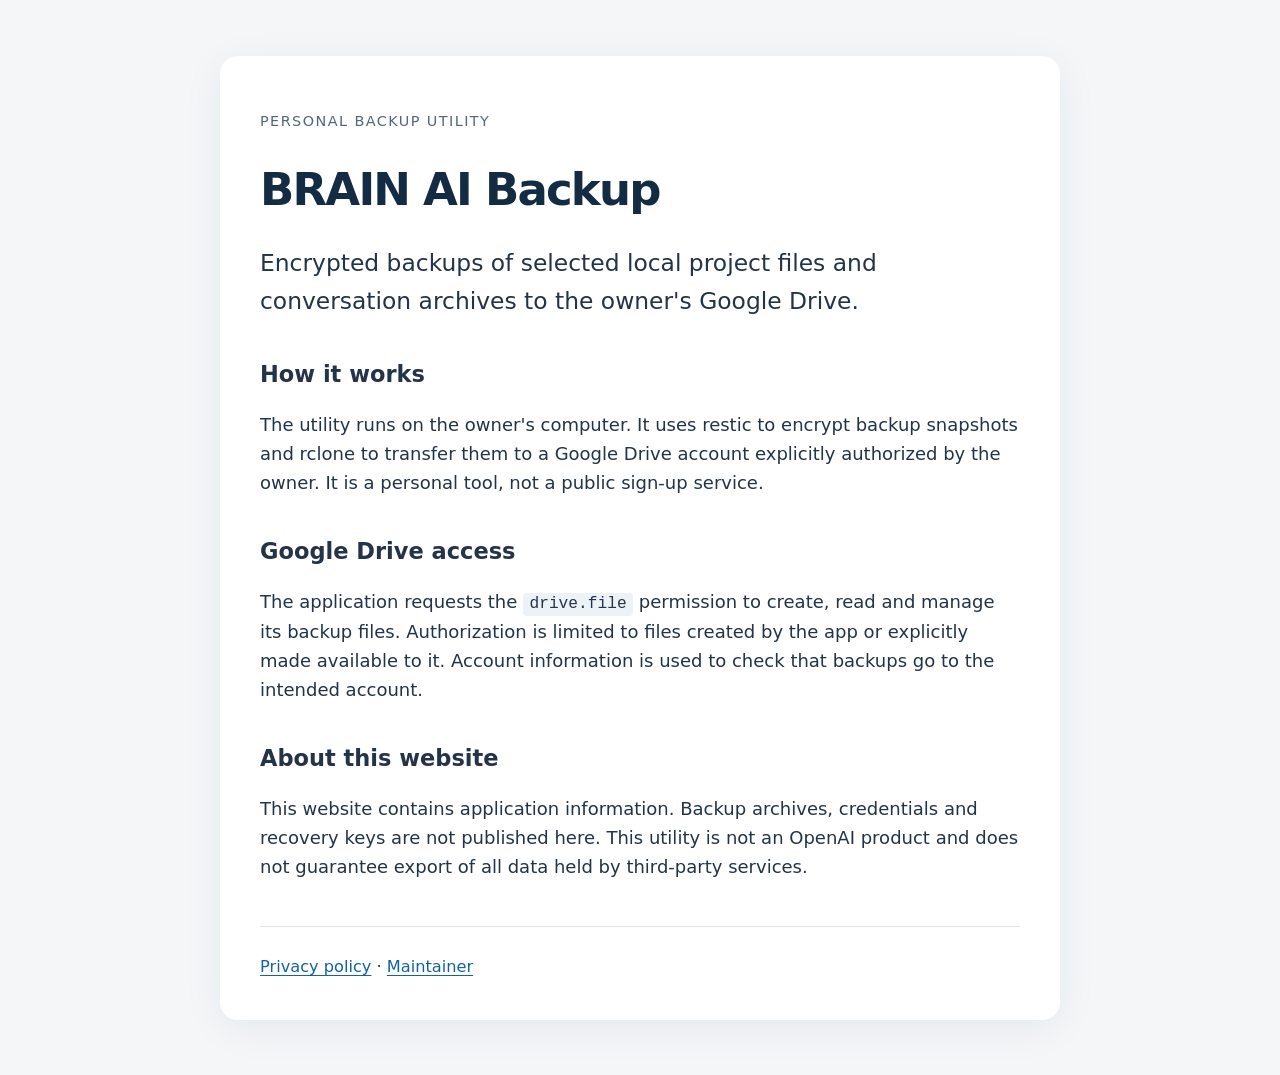
<file: index.html>
<!doctype html>
<html lang="en">
<meta charset="utf-8">
<meta name="viewport" content="width=device-width,initial-scale=1">
<title>BRAIN AI Backup</title>
<link rel="stylesheet" href="style.css">
<main>
<p class="eyebrow">Personal backup utility</p>
<h1>BRAIN AI Backup</h1>
<p class="lead">Encrypted backups of selected local project files and conversation archives to the owner's Google Drive.</p>
<h2>How it works</h2>
<p>The utility runs on the owner's computer. It uses restic to encrypt backup snapshots and rclone to transfer them to a Google Drive account explicitly authorized by the owner. It is a personal tool, not a public sign-up service.</p>
<h2>Google Drive access</h2>
<p>The application requests the <code>drive.file</code> permission to create, read and manage its backup files. Authorization is limited to files created by the app or explicitly made available to it. Account information is used to check that backups go to the intended account.</p>
<h2>About this website</h2>
<p>This website contains application information. Backup archives, credentials and recovery keys are not published here. This utility is not an OpenAI product and does not guarantee export of all data held by third-party services.</p>
<footer><a href="privacy.html">Privacy policy</a><span> · </span><a href="https://github.com/dpoleschukbm-creator">Maintainer</a></footer>
</main>
</html>
</file>
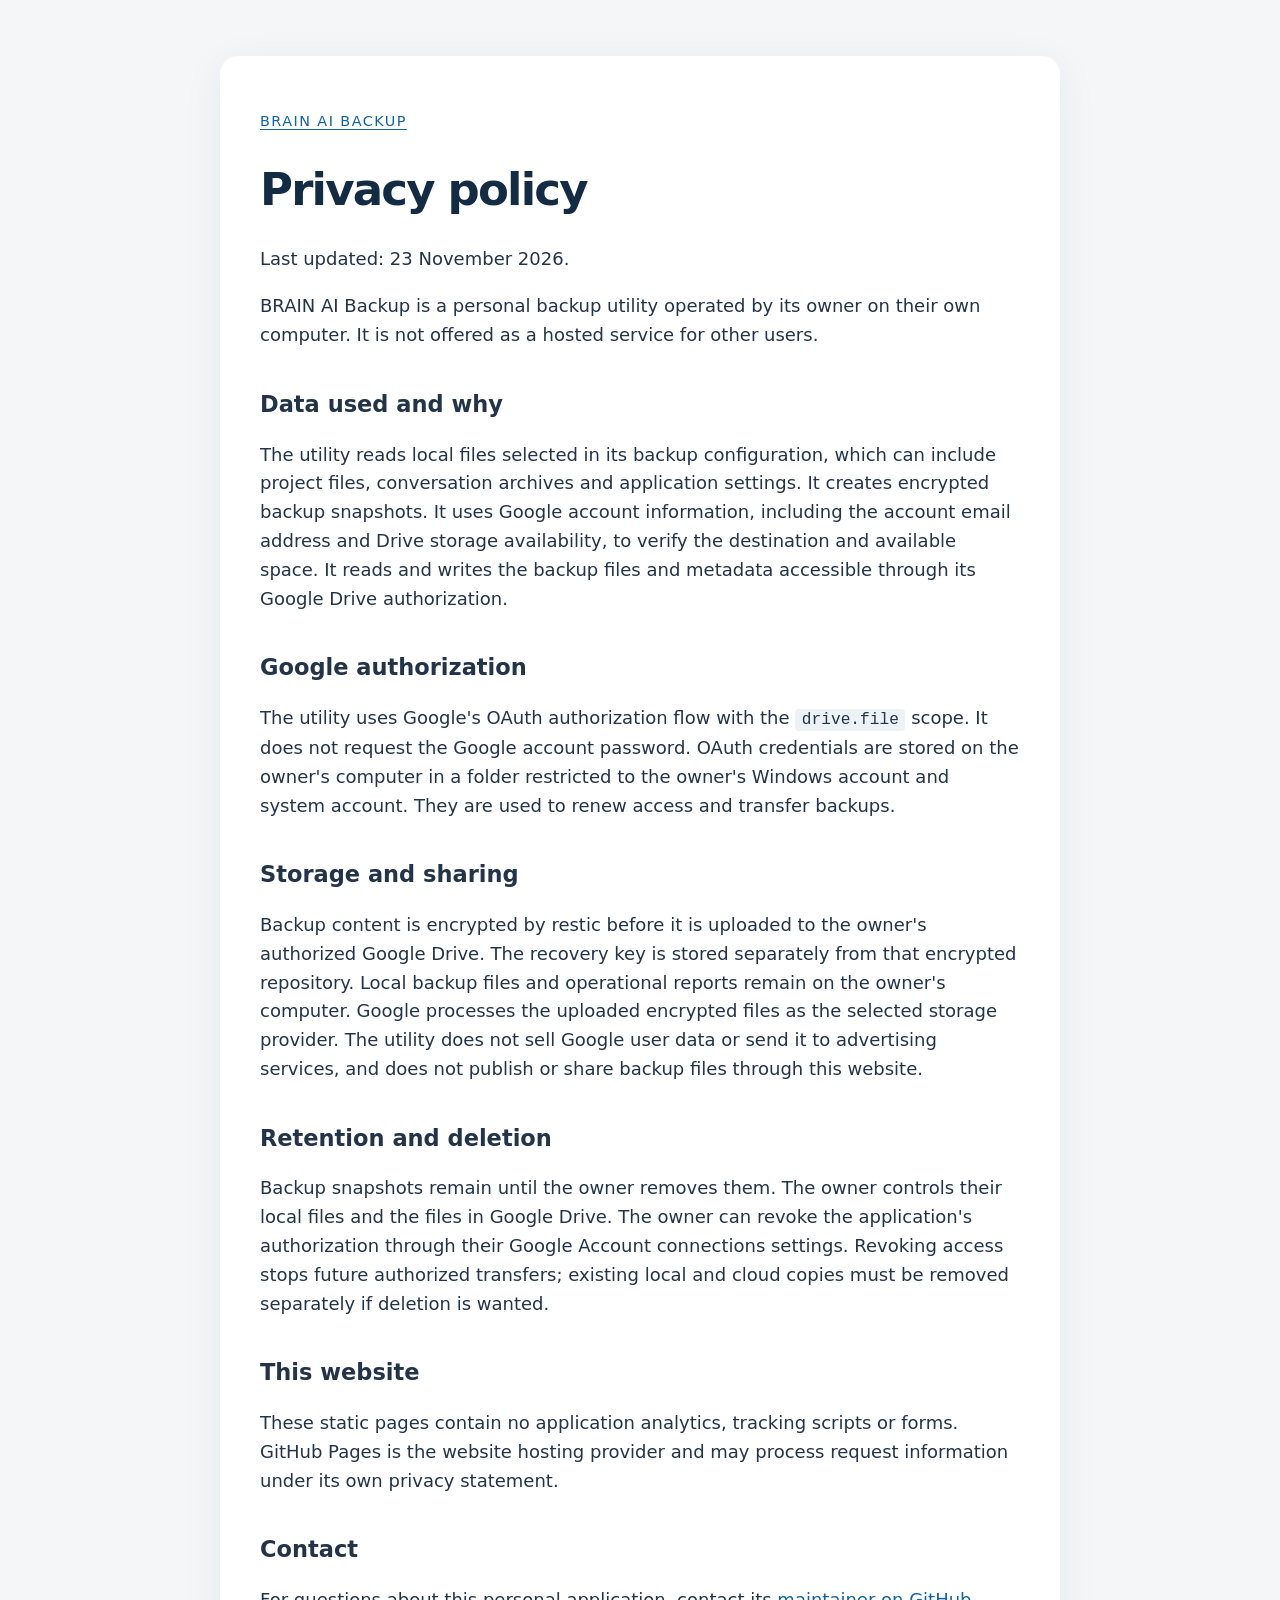
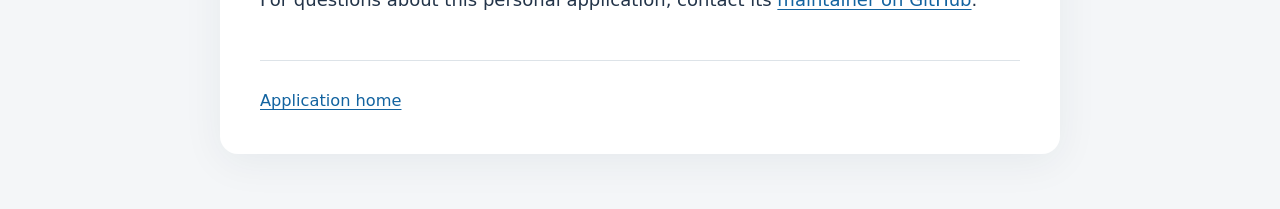
<file: privacy.html>
<!doctype html>
<html lang="en">
<meta charset="utf-8">
<meta name="viewport" content="width=device-width,initial-scale=1">
<title>Privacy policy — BRAIN AI Backup</title>
<link rel="stylesheet" href="style.css">
<main>
<p class="eyebrow"><a href="index.html">BRAIN AI Backup</a></p>
<h1>Privacy policy</h1>
<p>Last updated: 23 November 2026.</p>
<p>BRAIN AI Backup is a personal backup utility operated by its owner on their own computer. It is not offered as a hosted service for other users.</p>
<h2>Data used and why</h2>
<p>The utility reads local files selected in its backup configuration, which can include project files, conversation archives and application settings. It creates encrypted backup snapshots. It uses Google account information, including the account email address and Drive storage availability, to verify the destination and available space. It reads and writes the backup files and metadata accessible through its Google Drive authorization.</p>
<h2>Google authorization</h2>
<p>The utility uses Google's OAuth authorization flow with the <code>drive.file</code> scope. It does not request the Google account password. OAuth credentials are stored on the owner's computer in a folder restricted to the owner's Windows account and system account. They are used to renew access and transfer backups.</p>
<h2>Storage and sharing</h2>
<p>Backup content is encrypted by restic before it is uploaded to the owner's authorized Google Drive. The recovery key is stored separately from that encrypted repository. Local backup files and operational reports remain on the owner's computer. Google processes the uploaded encrypted files as the selected storage provider. The utility does not sell Google user data or send it to advertising services, and does not publish or share backup files through this website.</p>
<h2>Retention and deletion</h2>
<p>Backup snapshots remain until the owner removes them. The owner controls their local files and the files in Google Drive. The owner can revoke the application's authorization through their Google Account connections settings. Revoking access stops future authorized transfers; existing local and cloud copies must be removed separately if deletion is wanted.</p>
<h2>This website</h2>
<p>These static pages contain no application analytics, tracking scripts or forms. GitHub Pages is the website hosting provider and may process request information under its own privacy statement.</p>
<h2>Contact</h2>
<p>For questions about this personal application, contact its <a href="https://github.com/dpoleschukbm-creator">maintainer on GitHub</a>.</p>
<footer><a href="index.html">Application home</a></footer>
</main>
</html>
</file>
<file: style.css>
:root{font:18px/1.6 system-ui,sans-serif;color:#233449;background:#f4f6f8}body{margin:0}main{max-width:760px;margin:56px auto;padding:40px;background:white;border-radius:18px;box-shadow:0 8px 40px #152c4010}h1{font-size:2.5rem;line-height:1.15;letter-spacing:-.04em;color:#142c43}h2{font-size:1.25rem;margin-top:2rem}.lead{font-size:1.3rem}.eyebrow{font-size:.8rem;letter-spacing:.1em;text-transform:uppercase;color:#52677b}a{color:#1263a0;text-underline-offset:3px}code{font-size:.9em;background:#edf2f6;padding:.15em .4em;border-radius:4px}footer{margin-top:2.5rem;padding-top:1.5rem;border-top:1px solid #dde3e8;font-size:.9rem}@media(max-width:600px){main{margin:0;padding:28px 20px;border-radius:0}h1{font-size:2rem}}
</file>
